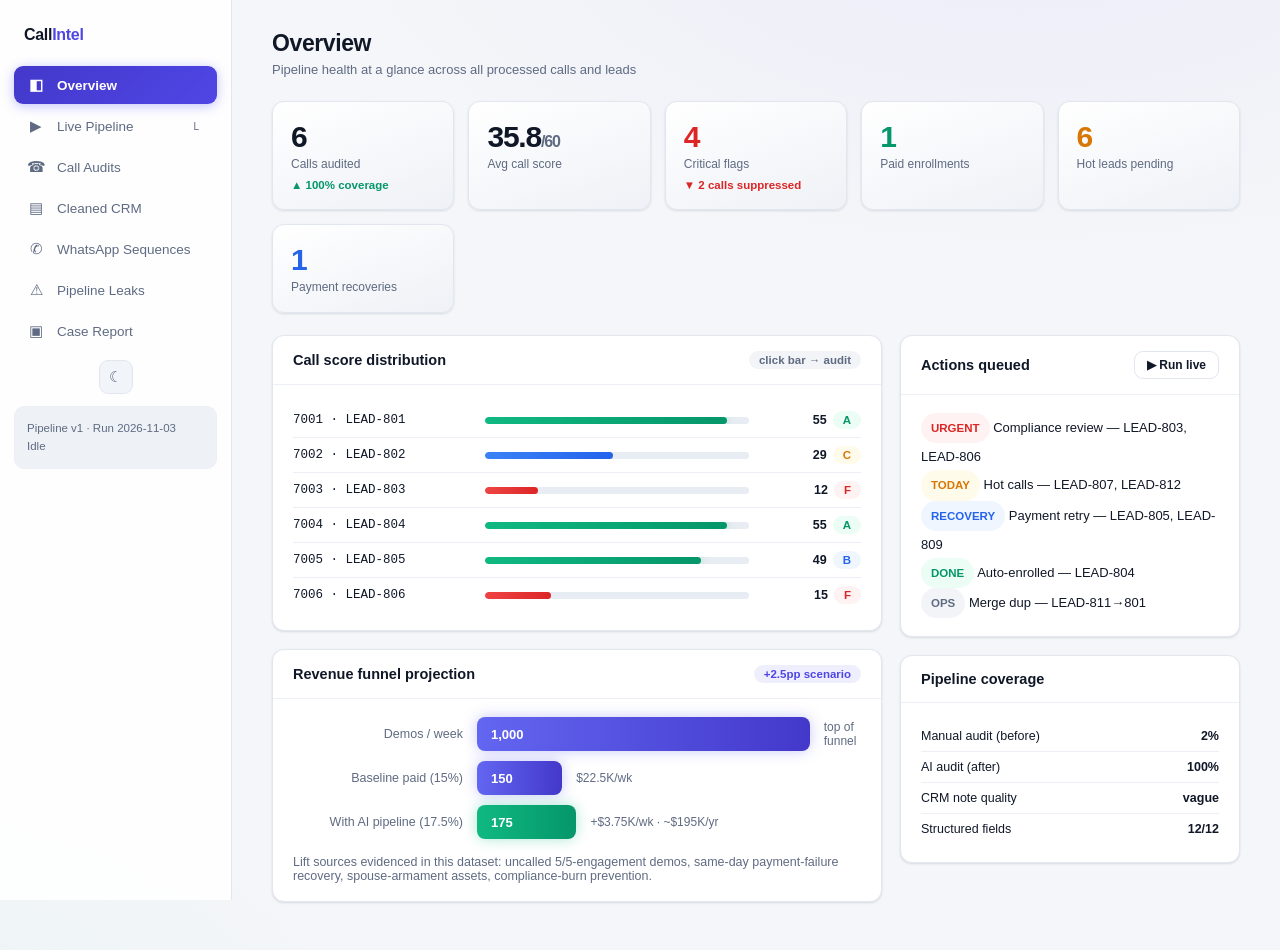
<file: index.html>
<!DOCTYPE html>
<html lang="en">
<head>
<meta charset="UTF-8">
<meta http-equiv="refresh" content="0; url=/dashboard/">
<link rel="canonical" href="/dashboard/">
<title>Post-Demo Call Intelligence</title>
<style>body{font-family:system-ui;display:flex;align-items:center;justify-content:center;height:100vh;margin:0;background:#0a0f1e;color:#e6eaf4}a{color:#818cf8}</style>
</head>
<body>
<p>Redirecting to <a href="/dashboard/">dashboard</a>…</p>
<script>location.replace('/dashboard/');</script>
</body>
</html>
</file>
<file: dashboard/styles.css>
:root {
  --bg: #0a0f1e;
  --bg-soft: #0d1428;
  --surface: #131b30;
  --surface-2: #182238;
  --border: #24304d;
  --border-soft: #1c2740;
  --border-hover: #35476f;
  --border-strong: #3b4d78;
  --track: #1e2a47;
  --text: #e6eaf4;
  --muted: #8b96b3;
  --faint: #5b6b8c;
  --primary: #818cf8;
  --primary-dark: #6366f1;
  --primary-soft: rgba(129, 140, 248, .14);
  --green: #34d399;
  --green-bg: rgba(16, 185, 129, .13);
  --green-soft: rgba(16, 185, 129, .22);
  --red: #f87171;
  --red-bg: rgba(239, 68, 68, .13);
  --red-soft: rgba(239, 68, 68, .22);
  --amber: #fbbf24;
  --amber-bg: rgba(245, 158, 11, .13);
  --amber-soft: rgba(245, 158, 11, .2);
  --blue: #60a5fa;
  --blue-bg: rgba(59, 130, 246, .13);
  --blue-soft: rgba(59, 130, 246, .2);
  --glow-a: rgba(99, 102, 241, .12);
  --glow-b: rgba(16, 185, 129, .07);
  --quote-text: #c3cbdf;
  --wa-bg: linear-gradient(160deg, #123524, #0f2e1d);
  --wa-border: rgba(52, 211, 153, .2);
  --scroll-thumb: #2b3a5e;
  --scroll-thumb-hover: #3b4d78;
  --side-bg: rgba(19, 27, 48, .85);
  --radius: 12px;
  --shadow: 0 1px 2px rgba(0,0,0,.3), 0 4px 14px rgba(0,0,0,.25);
  --shadow-lg: 0 12px 40px rgba(0,0,0,.5);
}

:root[data-theme="light"] {
  --bg: #f4f6f9;
  --bg-soft: #eef1f6;
  --surface: #ffffff;
  --surface-2: #f1f4f9;
  --border: #e2e6ef;
  --border-soft: #eceff5;
  --border-hover: #c3ccdd;
  --border-strong: #cbd5e1;
  --track: #e8ecf3;
  --text: #101828;
  --muted: #5f6b82;
  --faint: #98a2b8;
  --primary: #4f46e5;
  --primary-dark: #4338ca;
  --primary-soft: rgba(79, 70, 229, .09);
  --green: #059669;
  --green-bg: #ecfdf5;
  --green-soft: #d1fae5;
  --red: #dc2626;
  --red-bg: #fef2f2;
  --red-soft: #fee2e2;
  --amber: #d97706;
  --amber-bg: #fffbeb;
  --amber-soft: #fef3c7;
  --blue: #2563eb;
  --blue-bg: #eff6ff;
  --blue-soft: #dbeafe;
  --glow-a: rgba(79, 70, 229, .05);
  --glow-b: rgba(16, 185, 129, .04);
  --quote-text: #374151;
  --wa-bg: #e7f6ec;
  --wa-border: transparent;
  --scroll-thumb: #cbd5e1;
  --scroll-thumb-hover: #94a3b8;
  --side-bg: rgba(255, 255, 255, .85);
  --shadow: 0 1px 2px rgba(16,24,40,.05), 0 1px 3px rgba(16,24,40,.07);
  --shadow-lg: 0 8px 30px rgba(16,24,40,.14);
}
* { box-sizing: border-box; margin: 0; padding: 0; }
html { font-size: 14px; }
body {
  font-family: 'Inter', -apple-system, 'Segoe UI', Roboto, 'Helvetica Neue', sans-serif;
  background:
    radial-gradient(1200px 600px at 80% -10%, var(--glow-a), transparent 60%),
    radial-gradient(900px 500px at -10% 110%, var(--glow-b), transparent 55%),
    var(--bg);
  color: var(--text);
  min-height: 100vh;
}
button { font-family: inherit; }
code { font-family: 'SF Mono', Menlo, monospace; font-size: .92em; background: var(--surface-2); padding: 1px 5px; border-radius: 4px; color: var(--blue); }
::selection { background: rgba(129,140,248,.35); }

/* scrollbars */
::-webkit-scrollbar { width: 9px; height: 9px; }
::-webkit-scrollbar-track { background: transparent; }
::-webkit-scrollbar-thumb { background: var(--scroll-thumb); border-radius: 6px; }
::-webkit-scrollbar-thumb:hover { background: var(--scroll-thumb-hover); }

.layout { display: flex; min-height: 100vh; }

/* Sidebar */
aside.side {
  width: 232px; flex-shrink: 0; position: sticky; top: 0; height: 100vh;
  background: var(--side-bg); backdrop-filter: blur(10px);
  border-right: 1px solid var(--border); padding: 20px 14px;
  display: flex; flex-direction: column;
}
.logo { font-size: 16px; font-weight: 800; letter-spacing: -.3px; padding: 6px 10px 22px; color: var(--text); }
.logo span { color: var(--primary); }
nav { display: flex; flex-direction: column; gap: 3px; }
nav button {
  display: flex; align-items: center; gap: 11px; width: 100%; padding: 10px 12px;
  border: none; background: none; border-radius: 9px; cursor: pointer;
  font-size: 13.5px; color: var(--muted); text-align: left; transition: all .15s;
}
nav button:hover { background: var(--surface-2); color: var(--text); }
nav button.active { background: linear-gradient(135deg, var(--primary-dark), #4f46e5); color: #fff; font-weight: 600; box-shadow: 0 2px 12px rgba(99,102,241,.4); }
nav .ico { width: 20px; text-align: center; font-size: 15px; }
nav .kbd { margin-left: auto; font-size: 10px; background: rgba(255,255,255,.15); padding: 1px 6px; border-radius: 4px; }
.theme-toggle { display: flex; align-items: center; justify-content: center; width: 34px; height: 34px; margin: 10px auto 0; padding: 0; border: 1px solid var(--border); background: var(--surface-2); border-radius: 9px; cursor: pointer; font-size: 15px; color: var(--muted); transition: all .15s; }
.theme-toggle:hover { color: var(--text); border-color: var(--border-strong); transform: rotate(15deg); }
.side-foot { margin-top: 12px; font-size: 11.5px; color: var(--muted); padding: 12px; background: var(--bg-soft); border: 1px solid var(--border-soft); border-radius: 10px; line-height: 1.6; }
.side-foot .pulse { display: inline-block; width: 8px; height: 8px; border-radius: 50%; background: var(--faint); margin-right: 6px; }
.side-foot .pulse.live { background: var(--green); animation: pulse 1.2s infinite; box-shadow: 0 0 8px var(--green); }
@keyframes pulse { 0%,100% { opacity: 1; } 50% { opacity: .3; } }

main { flex: 1; padding: 30px 40px; max-width: 1180px; min-width: 0; }
.page-head { display: flex; justify-content: space-between; align-items: flex-start; margin-bottom: 24px; gap: 16px; flex-wrap: wrap; }
.page-head h2 { font-size: 23px; font-weight: 700; letter-spacing: -.4px; }
.page-head p { color: var(--muted); font-size: 13px; margin-top: 5px; max-width: 640px; }
#page-actions { display: flex; gap: 8px; align-items: center; }

/* Buttons */
.btn {
  display: inline-flex; align-items: center; gap: 7px; padding: 9px 16px;
  border-radius: 9px; border: 1px solid var(--border); background: var(--surface);
  font-size: 13px; font-weight: 600; cursor: pointer; transition: all .15s; color: var(--text);
}
.btn:hover { border-color: var(--border-strong); background: var(--surface-2); box-shadow: var(--shadow); }
.btn.primary { background: linear-gradient(135deg, var(--primary-dark), #4f46e5); border-color: transparent; color: #fff; }
.btn.primary:hover { filter: brightness(1.12); box-shadow: 0 4px 16px rgba(99,102,241,.4); }
.btn.primary:disabled { opacity: .5; cursor: not-allowed; }
.btn.ghost { border-color: transparent; background: transparent; color: var(--muted); }
.btn.ghost:hover { background: var(--surface-2); color: var(--text); }
.btn.sm { padding: 6px 12px; font-size: 12px; }
.icon-btn { border: 1px solid var(--border); background: var(--surface-2); width: 32px; height: 32px; border-radius: 8px; cursor: pointer; font-size: 14px; color: var(--muted); }
.icon-btn:hover { color: var(--text); border-color: var(--border-strong); }

/* KPI cards */
.kpis { display: grid; grid-template-columns: repeat(auto-fit, minmax(160px, 1fr)); gap: 14px; margin-bottom: 22px; }
.kpi {
  background: linear-gradient(160deg, var(--surface), var(--bg-soft));
  border: 1px solid var(--border); border-radius: var(--radius); padding: 18px;
  box-shadow: var(--shadow); cursor: default; transition: transform .15s, box-shadow .15s, border-color .15s;
}
.kpi:hover { transform: translateY(-2px); box-shadow: var(--shadow-lg); border-color: var(--border-hover); }
.kpi .num { font-size: 30px; font-weight: 800; letter-spacing: -1.2px; line-height: 1.1; }
.kpi .lbl { font-size: 12px; color: var(--muted); margin-top: 4px; }
.kpi .delta { font-size: 11.5px; font-weight: 600; margin-top: 8px; display: flex; align-items: center; gap: 4px; }
.up { color: var(--green); } .down { color: var(--red); }

/* Panels */
.panel { background: var(--surface); border: 1px solid var(--border); border-radius: var(--radius); box-shadow: var(--shadow); margin-bottom: 18px; overflow: hidden; }
.panel-head { padding: 15px 20px; border-bottom: 1px solid var(--border-soft); display: flex; justify-content: space-between; align-items: center; gap: 12px; flex-wrap: wrap; }
.panel-head h3 { font-size: 14.5px; font-weight: 650; }
.panel-head .hint { font-size: 12px; color: var(--muted); }
.panel-body { padding: 18px 20px; }

/* Badges */
.badge { display: inline-flex; align-items: center; gap: 4px; padding: 3px 10px; border-radius: 999px; font-size: 11.5px; font-weight: 600; white-space: nowrap; }
.b-green { background: var(--green-bg); color: var(--green); }
.b-red { background: var(--red-bg); color: var(--red); }
.b-amber { background: var(--amber-bg); color: var(--amber); }
.b-blue { background: var(--blue-bg); color: var(--blue); }
.b-gray { background: rgba(148,163,184,.12); color: var(--muted); }
.b-indigo { background: var(--primary-soft); color: var(--primary); }
.grade { font-weight: 800; }
.g-A { color: var(--green); } .g-B { color: var(--blue); } .g-C { color: var(--amber); } .g-F { color: var(--red); }

/* Score bars */
.score-row { display: flex; align-items: center; gap: 12px; padding: 8px 0; border-bottom: 1px solid var(--border-soft); }
.score-row:last-child { border: none; }
.score-row .name { width: 180px; font-size: 12.5px; font-weight: 500; flex-shrink: 0; }
.score-row .track, .dim-item .dt { flex: 1; height: 7px; background: var(--track); border-radius: 4px; overflow: hidden; }
.score-row .fill, .dim-item .df { height: 100%; border-radius: 4px; transition: width .6s ease; }
.f-hi { background: linear-gradient(90deg, #10b981, var(--green)); box-shadow: 0 0 8px rgba(52,211,153,.4); }
.f-mid { background: linear-gradient(90deg, #3b82f6, var(--blue)); }
.f-lo { background: linear-gradient(90deg, #ef4444, var(--red)); }
.score-row .val { width: 100px; text-align: right; font-size: 12.5px; font-weight: 600; display: flex; align-items: center; justify-content: flex-end; gap: 6px; }

/* Expandable cards */
.audit { border: 1px solid var(--border); border-radius: var(--radius); margin-bottom: 12px; overflow: hidden; background: var(--surface); transition: box-shadow .15s, border-color .15s; }
.audit:hover { box-shadow: var(--shadow); border-color: var(--border-hover); }
.audit-head { padding: 14px 18px; display: flex; align-items: center; gap: 14px; cursor: pointer; user-select: none; transition: background .12s; }
.audit-head:hover { background: var(--surface-2); }
.chev { display: inline-block; transition: transform .2s; color: var(--faint); font-size: 11px; }
.audit.open .chev, .seq.open .chev { transform: rotate(90deg); }
.audit-body, .seq-body { display: none; padding: 4px 18px 18px; border-top: 1px solid var(--border-soft); }
.audit.open .audit-body, .seq.open .seq-body { display: block; }
.audit-title { font-weight: 600; font-size: 14px; }
.audit-sub { font-size: 12px; color: var(--muted); margin-top: 2px; }
.audit-right { margin-left: auto; display: flex; align-items: center; gap: 8px; flex-wrap: wrap; justify-content: flex-end; }
.dim-grid { display: grid; grid-template-columns: 1fr 1fr; gap: 8px 28px; margin: 16px 0; }
.dim-item { display: flex; align-items: center; gap: 10px; font-size: 12.5px; }
.dim-item .dn { width: 200px; color: var(--muted); flex-shrink: 0; }
.dim-item .dv { width: 30px; text-align: right; font-weight: 700; font-size: 12px; }
.coach { background: var(--bg-soft); border: 1px solid var(--border-soft); border-radius: 9px; padding: 11px 14px; margin: 8px 0; font-size: 12.5px; }
.coach b { color: var(--primary); }
.coach .rephrase { color: var(--muted); font-style: italic; margin-top: 4px; padding-left: 10px; border-left: 2px solid rgba(129,140,248,.4); }
.flag-item { font-size: 12.5px; padding: 7px 0; border-bottom: 1px solid var(--border-soft); display: flex; gap: 8px; align-items: baseline; }
.flag-item:last-child { border: none; }
.flag-item .ev { color: var(--muted); }
.link-btn { border: none; background: none; color: var(--primary); font-size: 12px; font-weight: 600; cursor: pointer; padding: 0; text-decoration: underline; }

/* Tables */
.tbl-wrap { overflow-x: auto; }
table { width: 100%; border-collapse: collapse; font-size: 13px; }
th { text-align: left; font-size: 11px; text-transform: uppercase; letter-spacing: .5px; color: var(--muted); padding: 11px 14px; background: var(--bg-soft); border-bottom: 1px solid var(--border); position: sticky; top: 0; }
td { padding: 12px 14px; border-bottom: 1px solid var(--border-soft); vertical-align: top; }
tbody tr { cursor: pointer; transition: background .1s; }
tbody tr:hover td { background: rgba(129,140,248,.07); }
tr:last-child td { border-bottom: none; }
.mono { font-family: 'SF Mono', Menlo, monospace; font-size: 12px; }
.intent-hot { color: var(--red); font-weight: 700; } .intent-warm { color: var(--amber); font-weight: 600; }
.intent-paid { color: var(--green); font-weight: 700; } .intent-cold { color: var(--muted); }

/* Filters */
.filters { display: flex; gap: 8px; flex-wrap: wrap; align-items: center; }
.chip { padding: 6px 13px; border-radius: 999px; border: 1px solid var(--border); background: var(--surface); font-size: 12.5px; font-weight: 600; cursor: pointer; color: var(--muted); transition: all .15s; }
.chip:hover { border-color: var(--primary); color: var(--primary); }
.chip.on { background: var(--primary-dark); border-color: var(--primary-dark); color: #fff; }
.search { padding: 8px 13px; border: 1px solid var(--border); border-radius: 9px; font-size: 13px; width: 220px; outline: none; background: var(--bg-soft); color: var(--text); }
.search:focus { border-color: var(--primary); box-shadow: 0 0 0 3px var(--primary-soft); }
.search::placeholder { color: var(--faint); }

/* WhatsApp */
.wa-msg { max-width: 580px; background: var(--wa-bg); border: 1px solid var(--wa-border); border-radius: 12px; padding: 13px 17px; margin: 12px 0; font-size: 13px; line-height: 1.6; white-space: pre-wrap; position: relative; box-shadow: 0 2px 10px rgba(0,0,0,.3); }
.wa-msg::before { content: 'WhatsApp'; position: absolute; top: -9px; left: 14px; background: var(--surface); font-size: 10px; font-weight: 700; color: var(--green); padding: 0 7px; letter-spacing: .3px; }
.wa-actions { display: flex; gap: 8px; margin: -4px 0 14px; }
.touch-label { font-size: 11px; font-weight: 700; color: var(--muted); text-transform: uppercase; letter-spacing: .6px; margin: 18px 0 2px; display: flex; align-items: center; gap: 8px; }
.touch-label .when { font-weight: 500; text-transform: none; letter-spacing: 0; }
.seq-head { display: flex; align-items: center; gap: 12px; padding: 15px 18px; cursor: pointer; }
.seq-head:hover { background: var(--surface-2); }
.seq-body { display: none; padding: 6px 18px 20px; border-top: 1px solid var(--border-soft); }
.seq.open .seq-body { display: block; }
.seq.open .chev { transform: rotate(90deg); }

/* Live pipeline */
.live-wrap { display: grid; grid-template-columns: 1fr 340px; gap: 18px; }
@media (max-width: 1000px) { .live-wrap { grid-template-columns: 1fr; } }
.pipe-card { border: 1px solid var(--border); border-radius: var(--radius); padding: 14px 16px; margin-bottom: 12px; background: var(--surface); transition: border-color .2s; }
.pipe-card.processing { border-color: var(--primary); box-shadow: 0 0 0 1px rgba(129,140,248,.3), var(--shadow); }
.pipe-card.done-card { border-color: rgba(52,211,153,.35); }
.pipe-card.flag-card { border-color: rgba(248,113,113,.4); }
.pipe-card .pc-head { display: flex; justify-content: space-between; align-items: center; margin-bottom: 10px; gap: 8px; }
.pipe-card .pc-name { font-weight: 650; font-size: 13.5px; }
.pipe-card .pc-meta { font-size: 11.5px; color: var(--muted); }
.stages { display: flex; gap: 4px; }
.stage-dot { flex: 1; height: 6px; border-radius: 3px; background: var(--track); position: relative; transition: background .3s; }
.stage-dot.done { background: var(--green); box-shadow: 0 0 6px rgba(52,211,153,.5); }
.stage-dot.active { background: var(--primary); animation: blink 1s infinite; box-shadow: 0 0 10px rgba(129,140,248,.7); }
.stage-dot.fail { background: var(--red); }
@keyframes blink { 50% { opacity: .35; } }
.stage-labels { display: flex; justify-content: space-between; font-size: 10px; color: var(--faint); margin-top: 5px; }
.event-log {
  background: #05080f; color: #a5b4fc; border: 1px solid var(--border);
  border-radius: var(--radius); padding: 16px; font-family: 'SF Mono', Menlo, monospace;
  font-size: 11.5px; line-height: 1.9; height: 480px; overflow-y: auto;
}
.event-log .ev-time { color: #475569; }
.event-log .ev-ok { color: #34d399; }
.event-log .ev-warn { color: #fbbf24; }
.event-log .ev-err { color: #f87171; }
.event-log .ev-info { color: #93c5fd; }
.event-log b { color: #e0e7ff; font-weight: 600; }
.event-log .cursor { display: inline-block; width: 8px; height: 14px; background: var(--green); animation: blink .8s infinite; vertical-align: middle; box-shadow: 0 0 8px var(--green); }
.speed-ctl { display: flex; gap: 6px; align-items: center; font-size: 12px; color: var(--muted); }
.speed-ctl .chip.on { background: var(--primary-dark); color: #fff; border-color: var(--primary-dark); }

/* Transcript modal */
.modal { position: fixed; inset: 0; background: rgba(4,7,15,.7); backdrop-filter: blur(4px); z-index: 100; display: flex; align-items: center; justify-content: center; padding: 24px; }
.modal.hidden, .drawer.hidden, .drawer-overlay.hidden { display: none; }
.modal-card { background: var(--surface); border: 1px solid var(--border); border-radius: 14px; width: 100%; max-width: 760px; max-height: 85vh; display: flex; flex-direction: column; box-shadow: var(--shadow-lg); }
.modal-head { padding: 18px 22px; border-bottom: 1px solid var(--border-soft); display: flex; justify-content: space-between; align-items: flex-start; }
.modal-head h3 { font-size: 16px; }
.modal-sub { font-size: 12px; color: var(--muted); margin-top: 3px; }
.modal-body { padding: 18px 22px; overflow-y: auto; font-size: 13px; line-height: 1.75; }
.t-line { padding: 5px 10px; border-radius: 6px; display: flex; gap: 10px; }
.t-line .ts { color: var(--faint); font-family: 'SF Mono', Menlo, monospace; font-size: 11px; min-width: 52px; padding-top: 2px; }
.t-line .who { font-weight: 700; min-width: 110px; font-size: 12px; }
.t-line .who.c { color: var(--primary); } .t-line .who.p { color: var(--green); }
.t-line.hl { background: var(--amber-soft); }
.t-line.hl .ts { color: var(--amber); font-weight: 700; }
.t-legend { font-size: 11.5px; color: var(--muted); margin-bottom: 12px; display: flex; gap: 14px; align-items: center; }
.t-legend .sw { display: inline-block; width: 12px; height: 12px; border-radius: 3px; background: var(--amber-soft); border: 1px solid var(--amber); margin-right: 4px; vertical-align: -2px; }

/* Drawer */
.drawer-overlay { position: fixed; inset: 0; background: rgba(4,7,15,.55); z-index: 90; }
.drawer { position: fixed; top: 0; right: 0; bottom: 0; width: 420px; max-width: 92vw; background: var(--surface); border-left: 1px solid var(--border); z-index: 95; box-shadow: var(--shadow-lg); transform: translateX(100%); transition: transform .25s ease; overflow-y: auto; }
.drawer.open { transform: translateX(0); }
.drawer-head { padding: 20px 22px; border-bottom: 1px solid var(--border-soft); display: flex; justify-content: space-between; align-items: center; position: sticky; top: 0; background: var(--surface); z-index: 1; }
.drawer-head h3 { font-size: 16px; }
.drawer-body { padding: 20px 22px; }
.kv { display: flex; justify-content: space-between; padding: 9px 0; border-bottom: 1px solid var(--border-soft); font-size: 13px; gap: 12px; }
.kv .k { color: var(--muted); flex-shrink: 0; } .kv .v { font-weight: 600; text-align: right; max-width: 60%; }
.section-title { font-size: 11px; font-weight: 700; color: var(--muted); text-transform: uppercase; letter-spacing: .6px; margin: 20px 0 8px; }
.quote { background: var(--bg-soft); border-left: 3px solid var(--primary); padding: 9px 13px; border-radius: 0 8px 8px 0; font-size: 12.5px; color: var(--quote-text); margin: 6px 0; font-style: italic; }

/* Toasts */
#toasts { position: fixed; bottom: 24px; right: 24px; z-index: 200; display: flex; flex-direction: column; gap: 8px; }
.toast { background: #1e293b; color: #fff; border: 1px solid rgba(255,255,255,.1); padding: 11px 18px; border-radius: 10px; font-size: 13px; box-shadow: var(--shadow-lg); animation: slidein .25s ease; display: flex; align-items: center; gap: 8px; }
.toast.ok { border-left: 3px solid var(--green); } .toast.warn { border-left: 3px solid var(--amber); } .toast.err { border-left: 3px solid var(--red); }
@keyframes slidein { from { transform: translateX(30px); opacity: 0; } }

/* Funnel */
.funnel { display: flex; flex-direction: column; gap: 10px; }
.funnel-row { display: flex; align-items: center; gap: 14px; }
.funnel-row .fl { width: 170px; font-size: 12.5px; color: var(--muted); text-align: right; flex-shrink: 0; }
.funnel-row .fbar { height: 34px; border-radius: 8px; display: flex; align-items: center; padding: 0 14px; color: #fff; font-weight: 700; font-size: 13px; min-width: 60px; transition: width 1s ease; }
.fbar.base { background: linear-gradient(90deg, #6366f1, var(--primary-dark)); box-shadow: 0 0 14px rgba(99,102,241,.35); }
.fbar.proj { background: linear-gradient(90deg, #10b981, #059669); box-shadow: 0 0 14px rgba(16,185,129,.35); }
.funnel-row .fv { font-size: 12px; color: var(--muted); }

.empty { color: var(--muted); text-align: center; padding: 50px 20px; }
.muted { color: var(--muted); }
.mt8 { margin-top: 8px; } .mt16 { margin-top: 16px; }

@media (max-width: 800px) {
  aside.side { width: 64px; padding: 16px 8px; }
  .logo, nav button span.txt, .side-foot, nav .kbd, .theme-toggle .txt { display: none; }
  nav button { justify-content: center; }
  main { padding: 20px 16px; }
  .dim-grid { grid-template-columns: 1fr; }
  .audit-right { display: none; }
  .score-row .name { width: 120px; }
}
</file>
